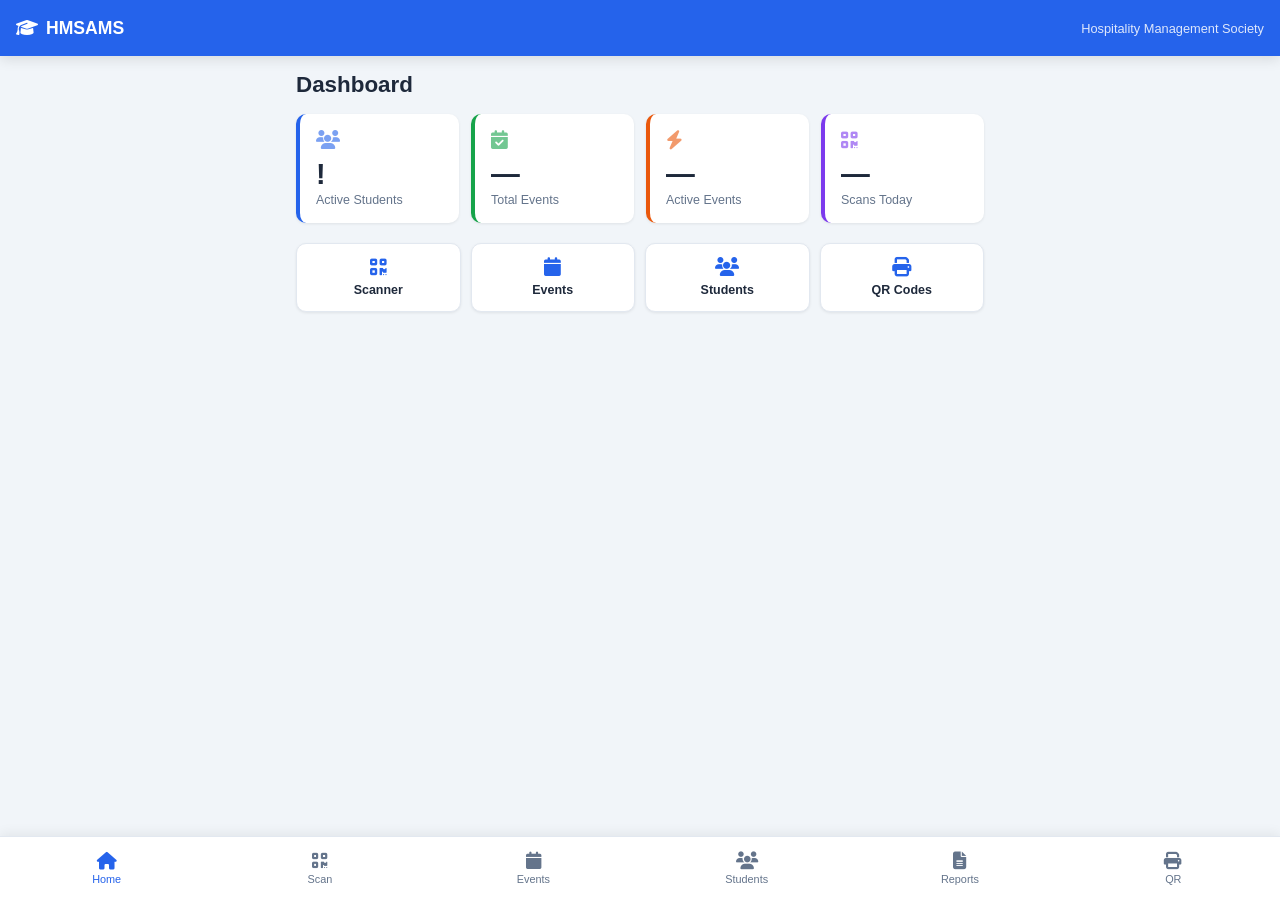
<file: index.html>
<!DOCTYPE html>
<html lang="en">
<head>
  <meta charset="UTF-8" />
  <meta name="viewport" content="width=device-width, initial-scale=1.0" />
  <title>HMSAMS</title>
  <!-- Redirect to dashboard immediately -->
  <meta http-equiv="refresh" content="0; url=dashboard.html" />
</head>
<body>
  <p>Redirecting to <a href="dashboard.html">HMSAMS Dashboard</a>...</p>
</body>
</html>
</file>
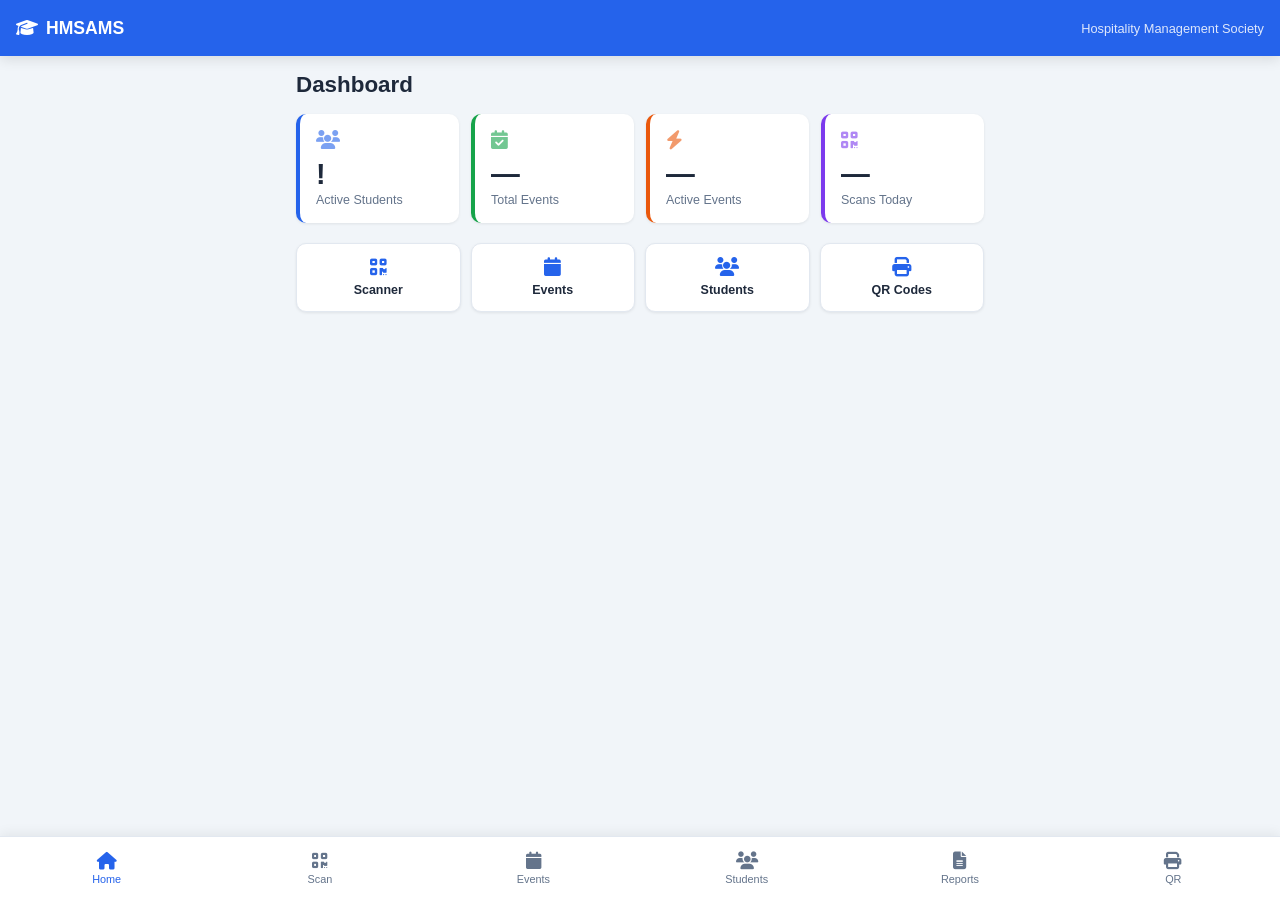
<file: dashboard.html>
<!DOCTYPE html>
<html lang="en">
<head>
  <meta charset="UTF-8" />
  <meta name="viewport" content="width=device-width, initial-scale=1.0" />
  <title>HMSAMS — Dashboard</title>
  <link rel="stylesheet" href="assets/css/style.css" />
  <link rel="stylesheet" href="https://cdnjs.cloudflare.com/ajax/libs/font-awesome/6.5.0/css/all.min.css" />
</head>
<body>

  <!-- Top Nav -->
  <header class="top-bar">
    <div class="top-bar__brand">
      <i class="fa-solid fa-graduation-cap"></i>
      <span>HMSAMS</span>
    </div>
    <span class="top-bar__subtitle">Hospitality Management Society</span>
  </header>

  <!-- Main Content -->
  <main class="page-content">
    <h1 class="page-title">Dashboard</h1>

    <!-- Stat Cards -->
    <div class="stats-grid">
      <div class="stat-card stat-card--blue">
        <div class="stat-card__icon"><i class="fa-solid fa-users"></i></div>
        <div class="stat-card__value" id="stat-active-students">—</div>
        <div class="stat-card__label">Active Students</div>
      </div>
      <div class="stat-card stat-card--green">
        <div class="stat-card__icon"><i class="fa-solid fa-calendar-check"></i></div>
        <div class="stat-card__value" id="stat-total-events">—</div>
        <div class="stat-card__label">Total Events</div>
      </div>
      <div class="stat-card stat-card--orange">
        <div class="stat-card__icon"><i class="fa-solid fa-bolt"></i></div>
        <div class="stat-card__value" id="stat-active-events">—</div>
        <div class="stat-card__label">Active Events</div>
      </div>
      <div class="stat-card stat-card--purple">
        <div class="stat-card__icon"><i class="fa-solid fa-qrcode"></i></div>
        <div class="stat-card__value" id="stat-today-scans">—</div>
        <div class="stat-card__label">Scans Today</div>
      </div>
    </div>

    <!-- Active Event Banner -->
    <div class="active-event-card" id="active-event-card" style="display:none;">
      <div class="active-event-card__header">
        <i class="fa-solid fa-circle-dot pulse"></i>
        <span>Active Event</span>
      </div>
      <div class="active-event-card__name" id="active-event-name">—</div>
      <div class="active-event-card__bar-wrap">
        <div class="progress-bar">
          <div class="progress-bar__fill" id="progress-fill" style="width:0%"></div>
        </div>
        <span class="active-event-card__count" id="active-event-count">0 / 0 scanned</span>
      </div>
      <a href="scan.html" class="btn btn--primary btn--full mt-sm">
        <i class="fa-solid fa-qrcode"></i> Open Scanner
      </a>
    </div>

    <!-- No Active Event -->
    <div class="empty-state" id="no-event-state" style="display:none;">
      <i class="fa-solid fa-calendar-xmark"></i>
      <p>No active event right now.</p>
      <a href="events.html" class="btn btn--outline">Manage Events</a>
    </div>

    <!-- Quick Links -->
    <div class="quick-links">
      <a href="scan.html"     class="quick-link"><i class="fa-solid fa-qrcode"></i><span>Scanner</span></a>
      <a href="events.html"   class="quick-link"><i class="fa-solid fa-calendar"></i><span>Events</span></a>
      <a href="students.html" class="quick-link"><i class="fa-solid fa-users"></i><span>Students</span></a>
      <a href="qr.html"       class="quick-link"><i class="fa-solid fa-print"></i><span>QR Codes</span></a>
    </div>
  </main>

  <!-- Bottom Nav -->
  <nav class="bottom-nav">
    <a href="dashboard.html" class="bottom-nav__item bottom-nav__item--active">
      <i class="fa-solid fa-house"></i><span>Home</span>
    </a>
    <a href="scan.html" class="bottom-nav__item">
      <i class="fa-solid fa-qrcode"></i><span>Scan</span>
    </a>
    <a href="events.html" class="bottom-nav__item">
      <i class="fa-solid fa-calendar"></i><span>Events</span>
    </a>
    <a href="students.html" class="bottom-nav__item">
      <i class="fa-solid fa-users"></i><span>Students</span>
    </a>
    <a href="reports.html" class="bottom-nav__item">
    <i class="fa-solid fa-file-lines"></i>
    <span>Reports</span>
</a>
    <a href="qr.html" class="bottom-nav__item">
      <i class="fa-solid fa-print"></i><span>QR</span>
    </a>
  </nav>

  <script src="assets/js/api.js"></script>
  <script src="assets/js/dashboard.js"></script>
</body>
</html>
</file>
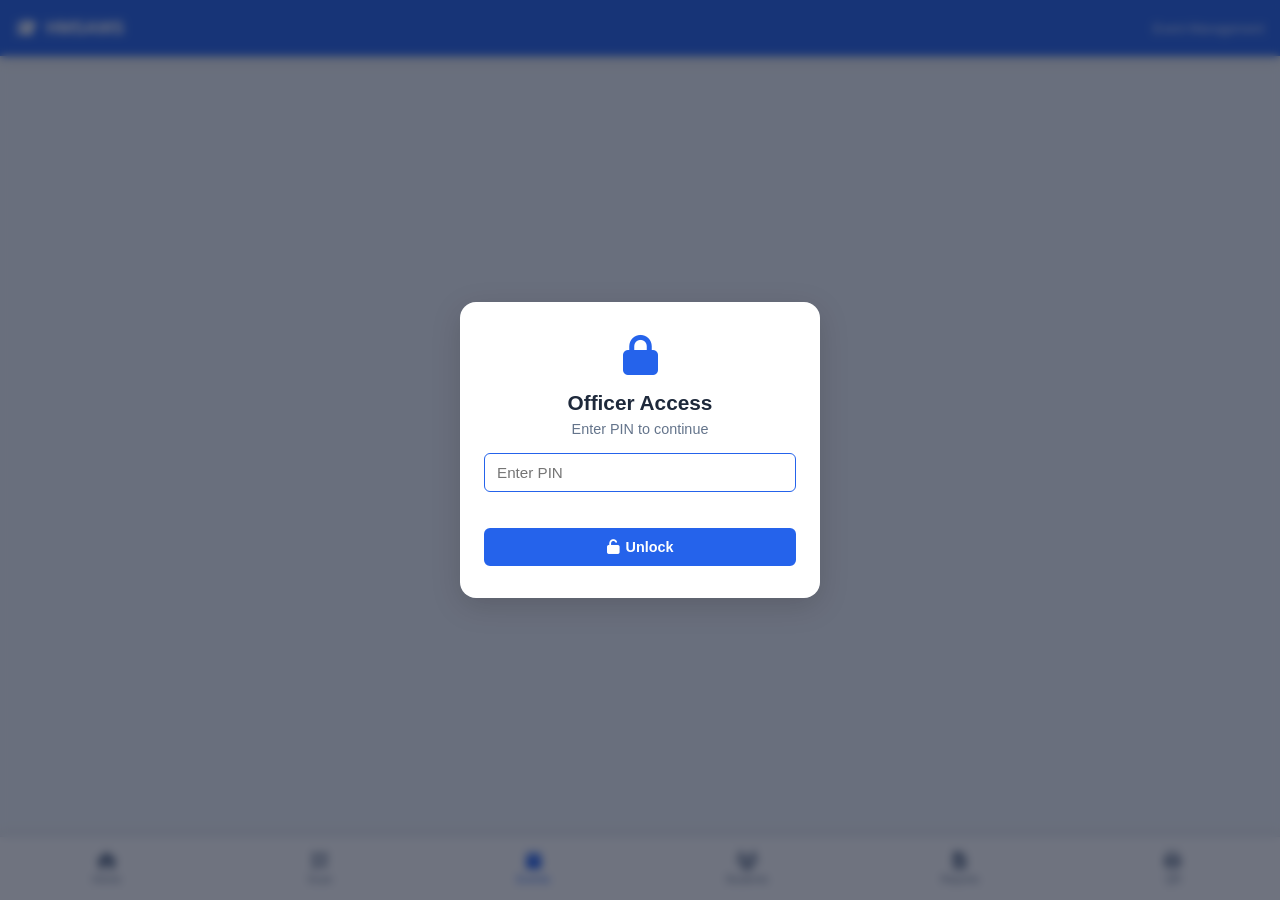
<file: events.html>
<!DOCTYPE html>
<html lang="en">
<head>
  <meta charset="UTF-8" />
  <meta name="viewport" content="width=device-width, initial-scale=1.0" />
  <title>HMSAMS — Events</title>
  <link rel="stylesheet" href="assets/css/style.css" />
  <link rel="stylesheet" href="https://cdnjs.cloudflare.com/ajax/libs/font-awesome/6.5.0/css/all.min.css" />
</head>
<body>

  <!-- Top Nav -->
  <header class="top-bar">
    <div class="top-bar__brand">
      <i class="fa-solid fa-graduation-cap"></i>
      <span>HMSAMS</span>
    </div>
    <span class="top-bar__subtitle">Event Management</span>
  </header>

  <!-- PIN Gate Overlay -->
  <div class="overlay" id="pin-overlay">
    <div class="pin-card">
      <div class="pin-card__icon"><i class="fa-solid fa-lock"></i></div>
      <h2>Officer Access</h2>
      <p>Enter PIN to continue</p>
      <input type="password" id="pin-input" class="input" placeholder="Enter PIN" maxlength="20" autocomplete="off" />
      <div class="pin-card__error" id="pin-error"></div>
      <button class="btn btn--primary btn--full mt-sm" id="pin-submit">
        <i class="fa-solid fa-unlock"></i> Unlock
      </button>
    </div>
  </div>

  <!-- Main Content -->
  <main class="page-content" id="main-content" style="display:none;">

    <div class="page-header">
      <h1 class="page-title">Events</h1>
      <button class="btn btn--primary" id="btn-new-event">
        <i class="fa-solid fa-plus"></i> New Event
      </button>
    </div>

    <!-- Filter Tabs -->
    <div class="tab-bar">
      <button class="tab-bar__item tab-bar__item--active" data-filter="all">All</button>
      <button class="tab-bar__item" data-filter="Active">Active</button>
      <button class="tab-bar__item" data-filter="Inactive">Inactive</button>
      <button class="tab-bar__item" data-filter="Archived">Archived</button>
    </div>

    <!-- Events List -->
    <div id="events-list" class="card-list">
      <div class="empty-state" id="events-empty" style="display:none;">
        <i class="fa-solid fa-calendar-xmark"></i>
        <p>No events found.</p>
      </div>
    </div>

  </main>

  <!-- New / Edit Event Modal -->
  <div class="modal-overlay" id="event-modal" style="display:none;">
    <div class="modal">
      <div class="modal__header">
        <h2 id="modal-title">New Event</h2>
        <button class="btn btn--ghost btn--icon" id="modal-close">
          <i class="fa-solid fa-xmark"></i>
        </button>
      </div>
      <div class="modal__body">
        <input type="hidden" id="edit-event-id" />

        <label class="form-label">Event Name <span class="required">*</span></label>
        <input type="text" id="event-name" class="input" placeholder="e.g. Sportsfest 2026" />

        <label class="form-label mt-sm">Date <span class="required">*</span></label>
        <input type="date" id="event-date" class="input" />

        <label class="form-label mt-sm">Registration Open <span class="required">*</span></label>
        <input type="time" id="event-reg-open" class="input" />

        <label class="form-label mt-sm">Registration Close (Late after this) <span class="required">*</span></label>
        <input type="time" id="event-reg-close" class="input" />

        <label class="form-label mt-sm">Timeout Start <span class="required">*</span></label>
        <input type="time" id="event-timeout-start" class="input" required />

        <label class="form-label mt-sm">Timeout Deadline <span class="required">*</span></label>
        <input type="time" id="event-timeout-deadline" class="input" required />

        <div class="form-error" id="event-form-error"></div>
      </div>
      <div class="modal__footer">
        <button class="btn btn--outline" id="modal-cancel">Cancel</button>
        <button class="btn btn--primary" id="modal-save">
          <i class="fa-solid fa-floppy-disk"></i> Save
        </button>
      </div>
    </div>
  </div>

  <!-- Confirm Delete Modal -->
  <div class="modal-overlay" id="confirm-modal" style="display:none;">
    <div class="modal modal--sm">
      <div class="modal__header">
        <h2>Confirm Delete</h2>
      </div>
      <div class="modal__body">
        <p id="confirm-message">Are you sure you want to delete this event?</p>
      </div>
      <div class="modal__footer">
        <button class="btn btn--outline" id="confirm-cancel">Cancel</button>
        <button class="btn btn--danger" id="confirm-ok">Delete</button>
      </div>
    </div>
  </div>

  <!-- Bottom Nav -->
  <nav class="bottom-nav">
    <a href="dashboard.html" class="bottom-nav__item">
      <i class="fa-solid fa-house"></i><span>Home</span>
    </a>
    <a href="scan.html" class="bottom-nav__item">
      <i class="fa-solid fa-qrcode"></i><span>Scan</span>
    </a>
    <a href="events.html" class="bottom-nav__item bottom-nav__item--active">
      <i class="fa-solid fa-calendar"></i><span>Events</span>
    </a>
    <a href="students.html" class="bottom-nav__item">
      <i class="fa-solid fa-users"></i><span>Students</span>
    </a>
    <a href="reports.html" class="bottom-nav__item">
    <i class="fa-solid fa-file-lines"></i>
    <span>Reports</span>
</a>
    <a href="qr.html" class="bottom-nav__item">
      <i class="fa-solid fa-print"></i><span>QR</span>
    </a>
  </nav>

  <script src="assets/js/api.js"></script>
  <script src="assets/js/events.js"></script>
</body>
</html>
</file>
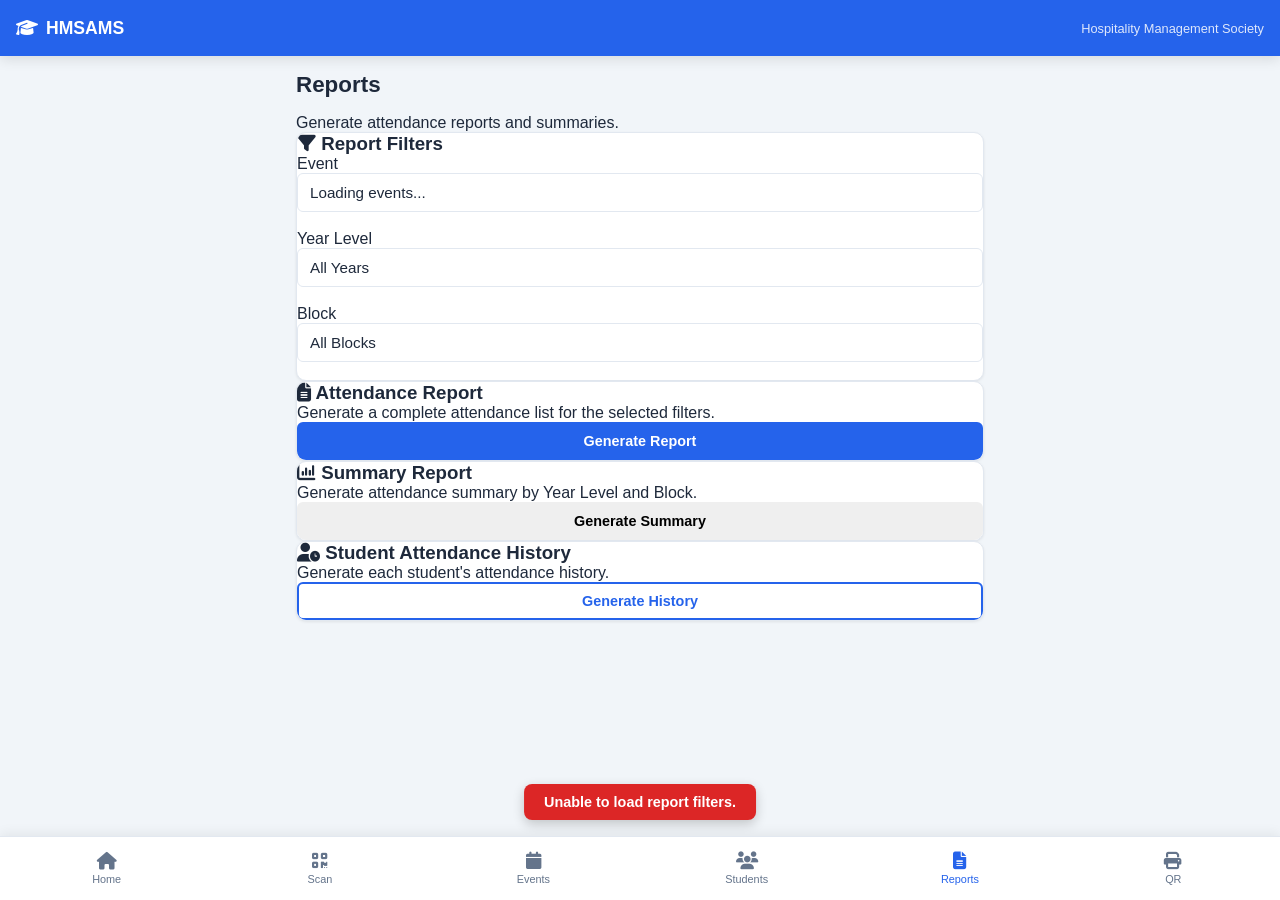
<file: reports.html>
<!DOCTYPE html>
<html lang="en">
<head>
  <meta charset="UTF-8" />
  <meta name="viewport" content="width=device-width, initial-scale=1.0" />
  <title>HMSAMS — Reports</title>
  <link rel="stylesheet" href="assets/css/style.css" />
  <link rel="stylesheet" href="https://cdnjs.cloudflare.com/ajax/libs/font-awesome/6.5.0/css/all.min.css" />
</head>
<body>

  <!-- Top Nav -->
  <header class="top-bar">
    <div class="top-bar__brand">
      <i class="fa-solid fa-graduation-cap"></i>
      <span>HMSAMS</span>
    </div>
    <span class="top-bar__subtitle">Hospitality Management Society</span>
  </header>

  <!-- Main Content -->
  <main class="page-content">
    <h1 class="page-title">Reports</h1>

<p class="page-subtitle">
Generate attendance reports and summaries.
</p>

    <div class="card">

    <h3>
        <i class="fa-solid fa-filter"></i>
        Report Filters
    </h3>

    <label>Event</label>

    <select id="report-event" class="input">
        <option value="">Loading events...</option>
    </select>

      <br><br>

    <label>Year Level</label>

    <select id="report-year" class="input">
        <option value="">All Years</option>
    </select>

     <br><br> 

    <label>Block</label>

    <select id="report-block" class="input">
        <option value="">All Blocks</option>
    </select>

      <br><br>

</div>

    <div class="card">

    <h3>
        <i class="fa-solid fa-file-lines"></i>
        Attendance Report
    </h3>

    <p>
        Generate a complete attendance list for the selected filters.
    </p>

    <button
        id="btn-attendance-report"
        class="btn btn--primary btn--full">

        Generate Report

    </button>

</div>

    <div class="card">

    <h3>
        <i class="fa-solid fa-chart-column"></i>
        Summary Report
    </h3>

    <p>
        Generate attendance summary by Year Level and Block.
    </p>

    <button
        id="btn-summary-report"
        class="btn btn--secondary btn--full">

        Generate Summary

    </button>

</div>

    <div class="card">

    <h3>
        <i class="fa-solid fa-user-clock"></i>
        Student Attendance History
    </h3>

    <p>
        Generate each student's attendance history.
    </p>

    <button
        id="btn-history-report"
        class="btn btn--outline btn--full">

        Generate History

    </button>

</div>

  </main>
  <!-- Bottom Nav -->
  <nav class="bottom-nav">
<a href="dashboard.html" class="bottom-nav__item">
    <i class="fa-solid fa-house"></i>
    <span>Home</span>
</a>
    <a href="scan.html" class="bottom-nav__item">
      <i class="fa-solid fa-qrcode"></i><span>Scan</span>
    </a>
    <a href="events.html" class="bottom-nav__item">
      <i class="fa-solid fa-calendar"></i><span>Events</span>
    </a>
    <a href="students.html" class="bottom-nav__item">
      <i class="fa-solid fa-users"></i><span>Students</span>
    </a>
<a href="reports.html" class="bottom-nav__item bottom-nav__item--active">
    <i class="fa-solid fa-file-lines"></i>
    <span>Reports</span>
</a>
        <a href="qr.html" class="bottom-nav__item">
      <i class="fa-solid fa-print"></i><span>QR</span>
    </a>
  </nav>

<script src="assets/js/api.js"></script>
<script src="assets/js/reports.js"></script>
</body>
</html>
</file>
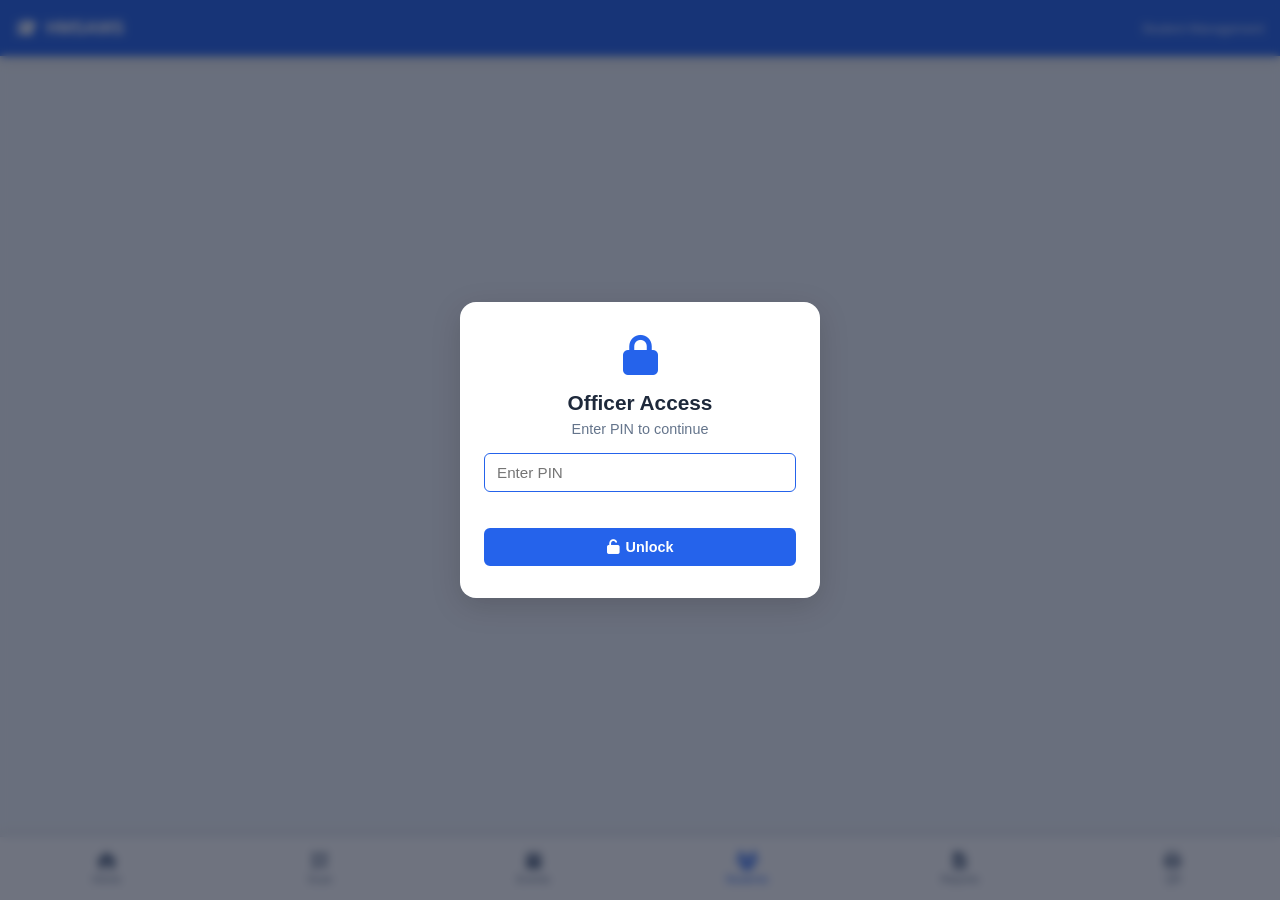
<file: students.html>
<!DOCTYPE html>
<html lang="en">
<head>
  <meta charset="UTF-8" />
  <meta name="viewport" content="width=device-width, initial-scale=1.0" />
  <title>HMSAMS — Students</title>
  <link rel="stylesheet" href="assets/css/style.css" />
  <link rel="stylesheet" href="https://cdnjs.cloudflare.com/ajax/libs/font-awesome/6.5.0/css/all.min.css" />
</head>
<body>

  <!-- Top Nav -->
  <header class="top-bar">
    <div class="top-bar__brand">
      <i class="fa-solid fa-graduation-cap"></i>
      <span>HMSAMS</span>
    </div>
    <span class="top-bar__subtitle">Student Management</span>
  </header>

  <!-- PIN Gate Overlay -->
  <div class="overlay" id="pin-overlay">
    <div class="pin-card">
      <div class="pin-card__icon"><i class="fa-solid fa-lock"></i></div>
      <h2>Officer Access</h2>
      <p>Enter PIN to continue</p>
      <input type="password" id="pin-input" class="input" placeholder="Enter PIN" maxlength="20" autocomplete="off" />
      <div class="pin-card__error" id="pin-error"></div>
      <button class="btn btn--primary btn--full mt-sm" id="pin-submit">
        <i class="fa-solid fa-unlock"></i> Unlock
      </button>
    </div>
  </div>

  <!-- Main Content -->
  <main class="page-content" id="main-content" style="display:none;">

    <div class="page-header">
      <h1 class="page-title">Students</h1>
      <button class="btn btn--primary" id="btn-add-student">
        <i class="fa-solid fa-plus"></i> Add
      </button>
    </div>

    <!-- Search and Filter -->
    <div class="search-bar">
      <div class="search-bar__input-wrap">
        <i class="fa-solid fa-magnifying-glass"></i>
        <input type="text" id="search-input" class="input search-bar__input" placeholder="Search by name or student no." />
      </div>
    </div>

    <div class="filter-row">
      <select id="filter-year" class="input input--sm">
        <option value="">All Year Levels</option>
        <option value="1">1st Year</option>
        <option value="2">2nd Year</option>
        <option value="3">3rd Year</option>
        <option value="4">4th Year</option>
      </select>
      <select id="filter-block" class="input input--sm">
        <option value="">All Blocks</option>
      </select>
      <select id="filter-status" class="input input--sm">
        <option value="">All Status</option>
        <option value="Active">Active</option>
        <option value="Inactive">Inactive</option>
      </select>
    </div>

    <!-- Student Count -->
    <div class="list-meta" id="student-count">Loading...</div>

    <!-- Students Table -->
    <div class="table-wrap">
      <table class="table" id="students-table">
        <thead>
          <tr>
            <th>Student No.</th>
            <th>Last Name</th>
            <th>First Name</th>
            <th>Yr</th>
            <th>Block</th>
            <th>Status</th>
            <th>Actions</th>
          </tr>
        </thead>
        <tbody id="students-tbody">
          <tr><td colspan="7" class="text-center text-muted">Loading students...</td></tr>
        </tbody>
      </table>
    </div>

  </main>

  <!-- Add / Edit Student Modal -->
  <div class="modal-overlay" id="student-modal" style="display:none;">
    <div class="modal">
      <div class="modal__header">
        <h2 id="student-modal-title">Add Student</h2>
        <button class="btn btn--ghost btn--icon" id="student-modal-close">
          <i class="fa-solid fa-xmark"></i>
        </button>
      </div>
      <div class="modal__body">
        <input type="hidden" id="edit-student-original-no" />

        <label class="form-label">Student No. <span class="required">*</span></label>
        <input type="text" id="student-no" class="input" placeholder="e.g. 2024-0001" />

        <div class="form-row mt-sm">
          <div>
            <label class="form-label">Last Name <span class="required">*</span></label>
            <input type="text" id="student-lastname" class="input" placeholder="Last Name" />
          </div>
          <div>
            <label class="form-label">First Name <span class="required">*</span></label>
            <input type="text" id="student-firstname" class="input" placeholder="First Name" />
          </div>
        </div>

        <label class="form-label mt-sm">Middle Name</label>
        <input type="text" id="student-middlename" class="input" placeholder="Middle Name (optional)" />

        <div class="form-row mt-sm">
          <div>
            <label class="form-label">Year Level <span class="required">*</span></label>
            <select id="student-year" class="input">
              <option value="">Select</option>
              <option value="1">1st Year</option>
              <option value="2">2nd Year</option>
              <option value="3">3rd Year</option>
              <option value="4">4th Year</option>
            </select>
          </div>
          <div>
            <label class="form-label">Block <span class="required">*</span></label>
            <input type="text" id="student-block" class="input" placeholder="e.g. A" />
          </div>
        </div>

        <label class="form-label mt-sm">Status</label>
        <select id="student-status" class="input">
          <option value="Active">Active</option>
          <option value="Inactive">Inactive</option>
        </select>

        <div class="form-error" id="student-form-error"></div>
      </div>
      <div class="modal__footer">
        <button class="btn btn--outline" id="student-modal-cancel">Cancel</button>
        <button class="btn btn--primary" id="student-modal-save">
          <i class="fa-solid fa-floppy-disk"></i> Save
        </button>
      </div>
    </div>
  </div>

  <!-- Confirm Remove Modal -->
  <div class="modal-overlay" id="confirm-modal" style="display:none;">
    <div class="modal modal--sm">
      <div class="modal__header">
        <h2>Confirm Remove</h2>
      </div>
      <div class="modal__body">
        <p id="confirm-message">Remove this student from the list?</p>
      </div>
      <div class="modal__footer">
        <button class="btn btn--outline" id="confirm-cancel">Cancel</button>
        <button class="btn btn--danger" id="confirm-ok">Remove</button>
      </div>
    </div>
  </div>

  <!-- Bottom Nav -->
  <nav class="bottom-nav">
    <a href="dashboard.html" class="bottom-nav__item">
      <i class="fa-solid fa-house"></i><span>Home</span>
    </a>
    <a href="scan.html" class="bottom-nav__item">
      <i class="fa-solid fa-qrcode"></i><span>Scan</span>
    </a>
    <a href="events.html" class="bottom-nav__item">
      <i class="fa-solid fa-calendar"></i><span>Events</span>
    </a>
    <a href="students.html" class="bottom-nav__item bottom-nav__item--active">
      <i class="fa-solid fa-users"></i><span>Students</span>
    </a>
    <a href="reports.html" class="bottom-nav__item">
    <i class="fa-solid fa-file-lines"></i>
    <span>Reports</span>
</a>
    <a href="qr.html" class="bottom-nav__item">
      <i class="fa-solid fa-print"></i><span>QR</span>
    </a>
  </nav>

  <script src="assets/js/api.js"></script>
  <script src="assets/js/students.js"></script>
</body>
</html>
</file>
<file: assets/css/style.css>
/* ============================================================
   style.css — HMSAMS Shared Styles
   Mobile-first, responsive
   ============================================================ */

/* ── Variables ─────────────────────────────────────────────── */
:root {
  --clr-primary:      #2563eb;
  --clr-primary-dk:   #1d4ed8;
  --clr-primary-lt:   #dbeafe;
  --clr-success:      #16a34a;
  --clr-success-lt:   #dcfce7;
  --clr-warning:      #d97706;
  --clr-warning-lt:   #fef3c7;
  --clr-danger:       #dc2626;
  --clr-danger-lt:    #fee2e2;
  --clr-purple:       #7c3aed;
  --clr-purple-lt:    #ede9fe;
  --clr-orange:       #ea580c;
  --clr-orange-lt:    #ffedd5;

  --clr-bg:           #f1f5f9;
  --clr-surface:      #ffffff;
  --clr-border:       #e2e8f0;
  --clr-text:         #1e293b;
  --clr-text-muted:   #64748b;
  --clr-text-light:   #94a3b8;

  --radius-sm:  6px;
  --radius:     10px;
  --radius-lg:  16px;
  --shadow-sm:  0 1px 3px rgba(0,0,0,.08);
  --shadow:     0 4px 12px rgba(0,0,0,.10);
  --shadow-lg:  0 8px 30px rgba(0,0,0,.15);

  --nav-height: 64px;
  --top-bar-h:  56px;
}

/* ── Reset ──────────────────────────────────────────────────── */
*, *::before, *::after { box-sizing: border-box; margin: 0; padding: 0; }
html { font-size: 16px; -webkit-text-size-adjust: 100%; }
body {
  font-family: -apple-system, BlinkMacSystemFont, 'Segoe UI', Roboto, sans-serif;
  background: var(--clr-bg);
  color: var(--clr-text);
  min-height: 100vh;
  padding-bottom: calc(var(--nav-height) + 16px);
}
a { color: inherit; text-decoration: none; }
button { cursor: pointer; font-family: inherit; }
img { max-width: 100%; }

/* ── Top Bar ────────────────────────────────────────────────── */
.top-bar {
  position: sticky;
  top: 0;
  z-index: 100;
  height: var(--top-bar-h);
  background: var(--clr-primary);
  color: #fff;
  display: flex;
  align-items: center;
  justify-content: space-between;
  padding: 0 16px;
  box-shadow: var(--shadow);
}
.top-bar__brand {
  display: flex;
  align-items: center;
  gap: 8px;
  font-size: 1.1rem;
  font-weight: 700;
}
.top-bar__subtitle {
  font-size: .8rem;
  opacity: .85;
}

/* ── Page Content ───────────────────────────────────────────── */
.page-content {
  max-width: 720px;
  margin: 0 auto;
  padding: 16px 16px 8px;
}
.page-title {
  font-size: 1.4rem;
  font-weight: 700;
  margin-bottom: 16px;
}
.page-header {
  display: flex;
  align-items: center;
  justify-content: space-between;
  margin-bottom: 16px;
}
.page-header .page-title { margin-bottom: 0; }

/* ── Buttons ────────────────────────────────────────────────── */
.btn {
  display: inline-flex;
  align-items: center;
  gap: 6px;
  padding: 9px 16px;
  border-radius: var(--radius-sm);
  font-size: .9rem;
  font-weight: 600;
  border: 2px solid transparent;
  transition: all .15s;
  white-space: nowrap;
}
.btn--primary  { background: var(--clr-primary);  color: #fff; border-color: var(--clr-primary); }
.btn--primary:hover  { background: var(--clr-primary-dk); border-color: var(--clr-primary-dk); }
.btn--outline  { background: transparent; color: var(--clr-primary); border-color: var(--clr-primary); }
.btn--outline:hover  { background: var(--clr-primary-lt); }
.btn--danger   { background: var(--clr-danger);   color: #fff; border-color: var(--clr-danger); }
.btn--danger:hover   { background: #b91c1c; }
.btn--ghost    { background: transparent; color: var(--clr-text-muted); border-color: transparent; }
.btn--ghost:hover    { background: var(--clr-border); }
.btn--full  { width: 100%; justify-content: center; }
.btn--sm    { padding: 6px 12px; font-size: .8rem; }
.btn--icon  { padding: 8px; border-radius: 50%; }

/* ── Inputs ─────────────────────────────────────────────────── */
.input {
  width: 100%;
  padding: 10px 12px;
  border: 1.5px solid var(--clr-border);
  border-radius: var(--radius-sm);
  font-size: .95rem;
  font-family: inherit;
  background: var(--clr-surface);
  color: var(--clr-text);
  transition: border-color .15s;
  appearance: none;
}
.input:focus { outline: none; border-color: var(--clr-primary); }
.input--sm { padding: 7px 10px; font-size: .85rem; width: auto; }

/* ── Forms ──────────────────────────────────────────────────── */
.form-label {
  display: block;
  font-size: .85rem;
  font-weight: 600;
  color: var(--clr-text-muted);
  margin-bottom: 4px;
}
.form-row {
  display: grid;
  grid-template-columns: 1fr 1fr;
  gap: 12px;
}
.form-error {
  color: var(--clr-danger);
  font-size: .83rem;
  margin-top: 8px;
  min-height: 18px;
}
.required { color: var(--clr-danger); }

/* ── Cards ──────────────────────────────────────────────────── */
.card {
  background: var(--clr-surface);
  border-radius: var(--radius);
  box-shadow: var(--shadow-sm);
  border: 1px solid var(--clr-border);
  overflow: hidden;
}
.card-list { display: flex; flex-direction: column; gap: 12px; }

/* ── Stat Cards ─────────────────────────────────────────────── */
.stats-grid {
  display: grid;
  grid-template-columns: 1fr 1fr;
  gap: 12px;
  margin-bottom: 20px;
}
.stat-card {
  background: var(--clr-surface);
  border-radius: var(--radius);
  box-shadow: var(--shadow-sm);
  padding: 16px;
  display: flex;
  flex-direction: column;
  gap: 4px;
  border-left: 4px solid transparent;
}
.stat-card--blue   { border-left-color: var(--clr-primary); }
.stat-card--green  { border-left-color: var(--clr-success); }
.stat-card--orange { border-left-color: var(--clr-orange); }
.stat-card--purple { border-left-color: var(--clr-purple); }

.stat-card__icon { font-size: 1.2rem; opacity: .6; margin-bottom: 4px; }
.stat-card--blue   .stat-card__icon { color: var(--clr-primary); }
.stat-card--green  .stat-card__icon { color: var(--clr-success); }
.stat-card--orange .stat-card__icon { color: var(--clr-orange); }
.stat-card--purple .stat-card__icon { color: var(--clr-purple); }

.stat-card__value { font-size: 1.8rem; font-weight: 800; line-height: 1; }
.stat-card__label { font-size: .78rem; color: var(--clr-text-muted); font-weight: 500; }

/* ── Active Event Card ──────────────────────────────────────── */
.active-event-card {
  background: var(--clr-surface);
  border-radius: var(--radius);
  box-shadow: var(--shadow-sm);
  padding: 16px;
  margin-bottom: 20px;
  border: 1.5px solid var(--clr-primary-lt);
}
.active-event-card__header {
  display: flex;
  align-items: center;
  gap: 6px;
  font-size: .8rem;
  font-weight: 700;
  color: var(--clr-primary);
  text-transform: uppercase;
  letter-spacing: .05em;
  margin-bottom: 6px;
}
.active-event-card__name {
  font-size: 1.15rem;
  font-weight: 700;
  margin-bottom: 10px;
}
.active-event-card__bar-wrap {
  display: flex;
  align-items: center;
  gap: 10px;
  margin-bottom: 8px;
}
.active-event-card__count { font-size: .82rem; color: var(--clr-text-muted); white-space: nowrap; }

/* ── Progress Bar ───────────────────────────────────────────── */
.progress-bar {
  flex: 1;
  height: 8px;
  background: var(--clr-border);
  border-radius: 999px;
  overflow: hidden;
}
.progress-bar__fill {
  height: 100%;
  background: var(--clr-primary);
  border-radius: 999px;
  transition: width .4s ease;
}

/* ── Quick Links ────────────────────────────────────────────── */
.quick-links {
  display: grid;
  grid-template-columns: repeat(4, 1fr);
  gap: 10px;
  margin-top: 8px;
}
.quick-link {
  background: var(--clr-surface);
  border-radius: var(--radius);
  padding: 14px 8px;
  display: flex;
  flex-direction: column;
  align-items: center;
  gap: 6px;
  font-size: .78rem;
  font-weight: 600;
  color: var(--clr-text);
  box-shadow: var(--shadow-sm);
  border: 1px solid var(--clr-border);
  transition: background .15s;
}
.quick-link:hover { background: var(--clr-primary-lt); }
.quick-link i { font-size: 1.2rem; color: var(--clr-primary); }

/* ── Bottom Nav ─────────────────────────────────────────────── */
.bottom-nav {
  position: fixed;
  bottom: 0;
  left: 0;
  right: 0;
  height: var(--nav-height);
  background: var(--clr-surface);
  border-top: 1px solid var(--clr-border);
  display: flex;
  z-index: 200;
  box-shadow: 0 -2px 12px rgba(0,0,0,.07);
}
.bottom-nav__item {
  flex: 1;
  display: flex;
  flex-direction: column;
  align-items: center;
  justify-content: center;
  gap: 3px;
  font-size: .68rem;
  font-weight: 500;
  color: var(--clr-text-muted);
  transition: color .15s;
}
.bottom-nav__item i { font-size: 1.1rem; }
.bottom-nav__item--active { color: var(--clr-primary); }
.bottom-nav__item:hover   { color: var(--clr-primary); }

/* ── PIN Overlay ────────────────────────────────────────────── */
.overlay {
  position: fixed;
  inset: 0;
  background: rgba(15,23,42,.6);
  backdrop-filter: blur(4px);
  display: flex;
  align-items: center;
  justify-content: center;
  z-index: 500;
  padding: 16px;
}
.pin-card {
  background: var(--clr-surface);
  border-radius: var(--radius-lg);
  padding: 32px 24px;
  width: 100%;
  max-width: 360px;
  text-align: center;
  box-shadow: var(--shadow-lg);
}
.pin-card__icon {
  font-size: 2.5rem;
  color: var(--clr-primary);
  margin-bottom: 12px;
}
.pin-card h2 { font-size: 1.3rem; margin-bottom: 6px; }
.pin-card p  { color: var(--clr-text-muted); font-size: .9rem; margin-bottom: 16px; }
.pin-card__error {
  color: var(--clr-danger);
  font-size: .83rem;
  min-height: 18px;
  margin-top: 6px;
}

/* ── Modals ─────────────────────────────────────────────────── */
.modal-overlay {
  position: fixed;
  inset: 0;
  background: rgba(15,23,42,.5);
  backdrop-filter: blur(3px);
  display: flex;
  align-items: center;
  justify-content: center;
  z-index: 400;
  padding: 16px;
}
.modal {
  background: var(--clr-surface);
  border-radius: var(--radius-lg);
  width: 100%;
  max-width: 480px;
  max-height: 90vh;
  overflow-y: auto;
  box-shadow: var(--shadow-lg);
}
.modal--sm { max-width: 360px; }
.modal__header {
  display: flex;
  align-items: center;
  justify-content: space-between;
  padding: 18px 20px 0;
}
.modal__header h2 { font-size: 1.1rem; }
.modal__body   { padding: 16px 20px; }
.modal__footer {
  display: flex;
  gap: 10px;
  justify-content: flex-end;
  padding: 0 20px 20px;
}

/* ── Tables ─────────────────────────────────────────────────── */
.table-wrap {
  overflow-x: auto;
  border-radius: var(--radius);
  border: 1px solid var(--clr-border);
  background: var(--clr-surface);
}
.table {
  width: 100%;
  border-collapse: collapse;
  font-size: .88rem;
}
.table th, .table td {
  padding: 10px 12px;
  text-align: left;
  border-bottom: 1px solid var(--clr-border);
}
.table th {
  background: var(--clr-bg);
  font-size: .78rem;
  font-weight: 700;
  color: var(--clr-text-muted);
  text-transform: uppercase;
  letter-spacing: .04em;
  white-space: nowrap;
}
.table tr:last-child td { border-bottom: none; }
.table tr:hover td { background: var(--clr-bg); }

/* ── Badges ─────────────────────────────────────────────────── */
.badge {
  display: inline-block;
  padding: 3px 9px;
  border-radius: 999px;
  font-size: .72rem;
  font-weight: 700;
  text-transform: uppercase;
  letter-spacing: .04em;
}
.badge--active   { background: var(--clr-success-lt); color: var(--clr-success); }
.badge--inactive { background: var(--clr-border);     color: var(--clr-text-muted); }
.badge--archived { background: var(--clr-warning-lt); color: var(--clr-warning); }
.badge--timein   { background: var(--clr-primary-lt); color: var(--clr-primary); }
.badge--late     { background: var(--clr-warning-lt); color: var(--clr-warning); }
.badge--timeout  { background: var(--clr-success-lt); color: var(--clr-success); }
.badge--notimeout{ background: var(--clr-danger-lt);  color: var(--clr-danger); }
.badge--duplicate{ background: var(--clr-border);     color: var(--clr-text-muted); }

/* ── Event Cards ────────────────────────────────────────────── */
.event-card {
  background: var(--clr-surface);
  border-radius: var(--radius);
  border: 1px solid var(--clr-border);
  box-shadow: var(--shadow-sm);
  padding: 16px;
}
.event-card--active { border-left: 4px solid var(--clr-success); }
.event-card__header {
  display: flex;
  align-items: flex-start;
  justify-content: space-between;
  gap: 8px;
  margin-bottom: 8px;
}
.event-card__name {
  font-size: 1rem;
  font-weight: 700;
  flex: 1;
}
.event-card__meta {
  font-size: .82rem;
  color: var(--clr-text-muted);
  margin-bottom: 12px;
  display: flex;
  flex-direction: column;
  gap: 3px;
}
.event-card__actions {
  display: flex;
  gap: 8px;
  flex-wrap: wrap;
}

/* ── Scan Result ────────────────────────────────────────────── */
.scan-result {
  background: var(--clr-surface);
  border-radius: var(--radius-lg);
  padding: 24px 20px;
  text-align: center;
  margin-bottom: 16px;
  box-shadow: var(--shadow-lg);
  border: 3px solid var(--clr-border);
  animation: slideIn .3s ease;
  border-left: 6px solid;
}
.scan-result--timein    { border-color: var(--clr-primary); border-left-color: var(--clr-primary); background: linear-gradient(135deg, rgba(37,99,235,.05) 0%, transparent 100%); }
.scan-result--late      { border-color: var(--clr-warning); border-left-color: var(--clr-warning); background: linear-gradient(135deg, rgba(217,119,6,.05) 0%, transparent 100%); }
.scan-result--timeout   { border-color: var(--clr-success); border-left-color: var(--clr-success); background: linear-gradient(135deg, rgba(22,163,74,.05) 0%, transparent 100%); }
.scan-result--duplicate { border-color: var(--clr-text-muted); border-left-color: var(--clr-text-muted); }
.scan-result--error     { border-color: var(--clr-danger); border-left-color: var(--clr-danger); background: linear-gradient(135deg, rgba(220,38,38,.05) 0%, transparent 100%); }

.scan-result__icon   { font-size: 3rem; margin-bottom: 8px; }
.scan-result__status { font-size: 1.3rem; font-weight: 800; margin-bottom: 4px; }
.scan-result__name   { font-size: 1rem; font-weight: 600; margin-bottom: 4px; }
.scan-result__meta   { font-size: .83rem; color: var(--clr-text-muted); margin-bottom: 8px; }
.scan-result__details { font-size: .78rem; color: var(--clr-text-muted); font-style: italic; }

/* ── Event Info Bar ─────────────────────────────────────────── */
.event-info-bar {
  display: flex;
  align-items: center;
  justify-content: space-between;
  background: var(--clr-surface);
  border-radius: var(--radius);
  padding: 12px 14px;
  margin-bottom: 12px;
  border: 1px solid var(--clr-border);
  font-size: .9rem;
}
.event-info-bar__label { color: var(--clr-text-muted); font-size: .8rem; margin-right: 4px; }
.event-info-bar__name  { font-weight: 700; }

/* ── Scanner Instructions ───────────────────────────────────── */
.scanner-instructions {
  background: var(--clr-surface);
  border-radius: var(--radius);
  padding: 20px;
  border: 1px solid var(--clr-border);
  margin-bottom: 16px;
}
.scanner-instructions__icon {
  font-size: 2rem;
  color: var(--clr-primary);
  margin-bottom: 10px;
}
.scanner-instructions h3 { font-size: 1rem; margin-bottom: 8px; }
.scanner-instructions ol { padding-left: 20px; }
.scanner-instructions li { margin-bottom: 4px; font-size: .9rem; color: var(--clr-text-muted); }
.manual-entry { margin-top: 16px; padding-top: 16px; border-top: 1px solid var(--clr-border); }
.manual-entry h4 { font-size: .85rem; font-weight: 700; margin-bottom: 10px; color: var(--clr-text-muted); text-transform: uppercase; letter-spacing: .03em; }

/* ── Search Bar ─────────────────────────────────────────────── */
.search-bar {
  margin-bottom: 10px;
}
.search-bar__input-wrap {
  position: relative;
  display: flex;
  align-items: center;
}
.search-bar__input-wrap i {
  position: absolute;
  left: 12px;
  color: var(--clr-text-muted);
  font-size: .9rem;
}
.search-bar__input { padding-left: 36px; }

/* ── Filter Row ─────────────────────────────────────────────── */
.filter-row {
  display: flex;
  gap: 8px;
  flex-wrap: wrap;
  margin-bottom: 12px;
}

/* ── Tab Bar ────────────────────────────────────────────────── */
.tab-bar {
  display: flex;
  gap: 4px;
  margin-bottom: 14px;
  overflow-x: auto;
  padding-bottom: 2px;
}
.tab-bar__item {
  padding: 7px 14px;
  border-radius: var(--radius-sm);
  font-size: .83rem;
  font-weight: 600;
  border: none;
  background: var(--clr-border);
  color: var(--clr-text-muted);
  white-space: nowrap;
  transition: all .15s;
}
.tab-bar__item--active,
.tab-bar__item:hover {
  background: var(--clr-primary);
  color: #fff;
}

/* ── QR Grid ────────────────────────────────────────────────── */
.qr-grid {
  display: flex;
  flex-direction: column;
  gap: 10px;
  padding-bottom: 8px;
}
.qr-item {
  background: var(--clr-surface);
  border-radius: var(--radius);
  border: 1.5px solid var(--clr-border);
  box-shadow: var(--shadow-sm);
  display: flex;
  flex-direction: row;
  align-items: center;
  padding: 10px 14px;
  gap: 14px;
  max-width: 420px;
  width: 100%;
}
.qr-item__qr {
  flex-shrink: 0;
  line-height: 0;
  border-right: 1.5px solid var(--clr-border);
  padding-right: 14px;
}
.qr-item__qr canvas,
.qr-item__qr img {
  border-radius: 4px;
  display: block;
}
.qr-item__details {
  display: flex;
  flex-direction: column;
  gap: 3px;
  flex: 1;
  min-width: 0;
}
.qr-item__name {
  font-size: .95rem;
  font-weight: 700;
  line-height: 1.3;
  color: var(--clr-text);
}
.qr-item__no {
  font-size: .8rem;
  color: var(--clr-text-muted);
  font-weight: 600;
}
.qr-item__meta {
  font-size: .75rem;
  color: var(--clr-text-light);
  margin-top: 2px;
}
.qr-item__org {
  font-size: .7rem;
  color: var(--clr-text-light);
  text-transform: uppercase;
  letter-spacing: .04em;
  margin-top: 4px;
  border-top: 1px solid var(--clr-border);
  padding-top: 4px;
}

/* ── Camera Scanner ─────────────────────────────────────────── */
.camera-scanner {
  background: var(--clr-surface);
  border-radius: var(--radius);
  border: 1px solid var(--clr-border);
  margin-bottom: 16px;
  overflow: hidden;
  box-shadow: var(--shadow);
}
.camera-scanner__header {
  display: flex;
  align-items: center;
  justify-content: space-between;
  padding: 12px 14px;
  background: var(--clr-bg);
  border-bottom: 1px solid var(--clr-border);
}
.camera-scanner__header h3 {
  font-size: .95rem;
  font-weight: 700;
  margin: 0;
}
.camera-scanner__container {
  position: relative;
  background: #000;
  aspect-ratio: 4 / 3;
  max-width: 100%;
  overflow: hidden;
}
#scanner-video,
#scanner-canvas {
  width: 100%;
  height: 100%;
  display: block;
  object-fit: cover;
}
.camera-scanner__overlay {
  position: absolute;
  top: 0;
  left: 0;
  right: 0;
  bottom: 0;
  display: flex;
  align-items: center;
  justify-content: center;
  flex-direction: column;
  pointer-events: none;
  background: radial-gradient(circle at center, transparent 20%, rgba(0,0,0,.3) 100%);
}
.camera-scanner__crosshair {
  width: 120px;
  height: 120px;
  border: 3px solid rgba(37, 99, 235, 0.6);
  border-radius: 8px;
  position: relative;
  margin-bottom: 16px;
}
.camera-scanner__crosshair::before,
.camera-scanner__crosshair::after {
  content: '';
  position: absolute;
  background: rgba(37, 99, 235, 0.6);
}
.camera-scanner__crosshair::before {
  width: 100%;
  height: 2px;
  top: 50%;
  left: 0;
  transform: translateY(-50%);
}
.camera-scanner__crosshair::after {
  width: 2px;
  height: 100%;
  left: 50%;
  top: 0;
  transform: translateX(-50%);
}
.camera-scanner__hint {
  color: rgba(255, 255, 255, 0.8);
  font-size: .9rem;
  text-align: center;
  text-shadow: 0 2px 4px rgba(0, 0, 0, 0.5);
  margin: 0;
}
.camera-scanner__info {
  padding: 12px 14px;
  background: var(--clr-bg);
  border-top: 1px solid var(--clr-border);
  font-size: .85rem;
}
.camera-scanner__info p {
  margin: 0;
}

/* ── Alerts ─────────────────────────────────────────────────── */
.alert {
  display: flex;
  align-items: center;
  gap: 8px;
  padding: 12px 14px;
  border-radius: var(--radius);
  font-size: .88rem;
  margin-bottom: 12px;
}
.alert--warning { background: var(--clr-warning-lt); color: var(--clr-warning); }
.alert--danger  { background: var(--clr-danger-lt);  color: var(--clr-danger); }
.alert--success { background: var(--clr-success-lt); color: var(--clr-success); }
.alert a { font-weight: 700; text-decoration: underline; color: inherit; }

/* ── Empty State ────────────────────────────────────────────── */
.empty-state {
  display: flex;
  flex-direction: column;
  align-items: center;
  justify-content: center;
  padding: 48px 24px;
  text-align: center;
  color: var(--clr-text-muted);
  gap: 10px;
}
.empty-state i { font-size: 3rem; opacity: .3; }
.empty-state p { font-size: .95rem; }

/* ── Section Header ─────────────────────────────────────────── */
.section-header {
  display: flex;
  align-items: center;
  justify-content: space-between;
  margin-bottom: 10px;
}
.section-header h2 { font-size: 1rem; font-weight: 700; }

/* ── Misc Utilities ─────────────────────────────────────────── */
.text-center  { text-align: center; }
.text-muted   { color: var(--clr-text-muted); }
.list-meta    { font-size: .82rem; color: var(--clr-text-muted); margin-bottom: 10px; }
.mt-xs  { margin-top: 6px; }
.mt-sm  { margin-top: 12px; }
.mt-md  { margin-top: 20px; }
.pulse  { animation: pulse 1.5s infinite; }

/* ── Animations ─────────────────────────────────────────────── */
@keyframes slideIn {
  from { opacity: 0; transform: translateY(-10px); }
  to   { opacity: 1; transform: translateY(0); }
}
@keyframes pulse {
  0%, 100% { opacity: 1; }
  50%       { opacity: .4; }
}

/* ── Print Styles ───────────────────────────────────────────── */
@media print {
  .no-print, .bottom-nav, .top-bar, .filter-row,
  .btn, #pin-overlay { display: none !important; }
  body { background: #fff; padding: 0; }
  .page-content { padding: 0; max-width: 100%; }

  /* Print QR cards in a 2-column grid */
  .qr-grid {
    display: grid;
    grid-template-columns: 1fr 1fr;
    gap: 8px;
  }
  .qr-item {
    border: 1.5px solid #000;
    border-radius: 6px;
    padding: 8px 10px;
    gap: 10px;
    break-inside: avoid;
    max-width: 100%;
    box-shadow: none;
  }
  .qr-item__qr {
    border-right: 1px solid #ccc;
    padding-right: 10px;
  }
  .qr-item__name { font-size: .85rem; }
  .qr-item__no   { font-size: .75rem; }
  .qr-item__meta { font-size: .7rem; }
  .qr-item__org  { font-size: .65rem; }
}

/* ── Responsive ─────────────────────────────────────────────── */
@media (max-width: 400px) {
  .stats-grid { grid-template-columns: 1fr 1fr; gap: 8px; }
  .quick-links { grid-template-columns: repeat(4, 1fr); gap: 6px; }
  .qr-grid { grid-template-columns: repeat(auto-fill, minmax(130px, 1fr)); }
  .form-row { grid-template-columns: 1fr; }
}
@media (min-width: 640px) {
  .stats-grid { grid-template-columns: repeat(4, 1fr); }
}

.scanner-stats{

    display:grid;

    grid-template-columns:repeat(4,1fr);

    gap:12px;

    margin:20px 0;

}

.scanner-stat-card{

    background:white;

    border-radius:12px;

    padding:16px;

    text-align:center;

    box-shadow:0 2px 8px rgba(0,0,0,.08);

}

.scanner-stat-number{

    font-size:30px;

    font-weight:bold;

    color:#1e88e5;

}

.scanner-stat-label{

    font-size:14px;

    color:#666;

}
</file>
